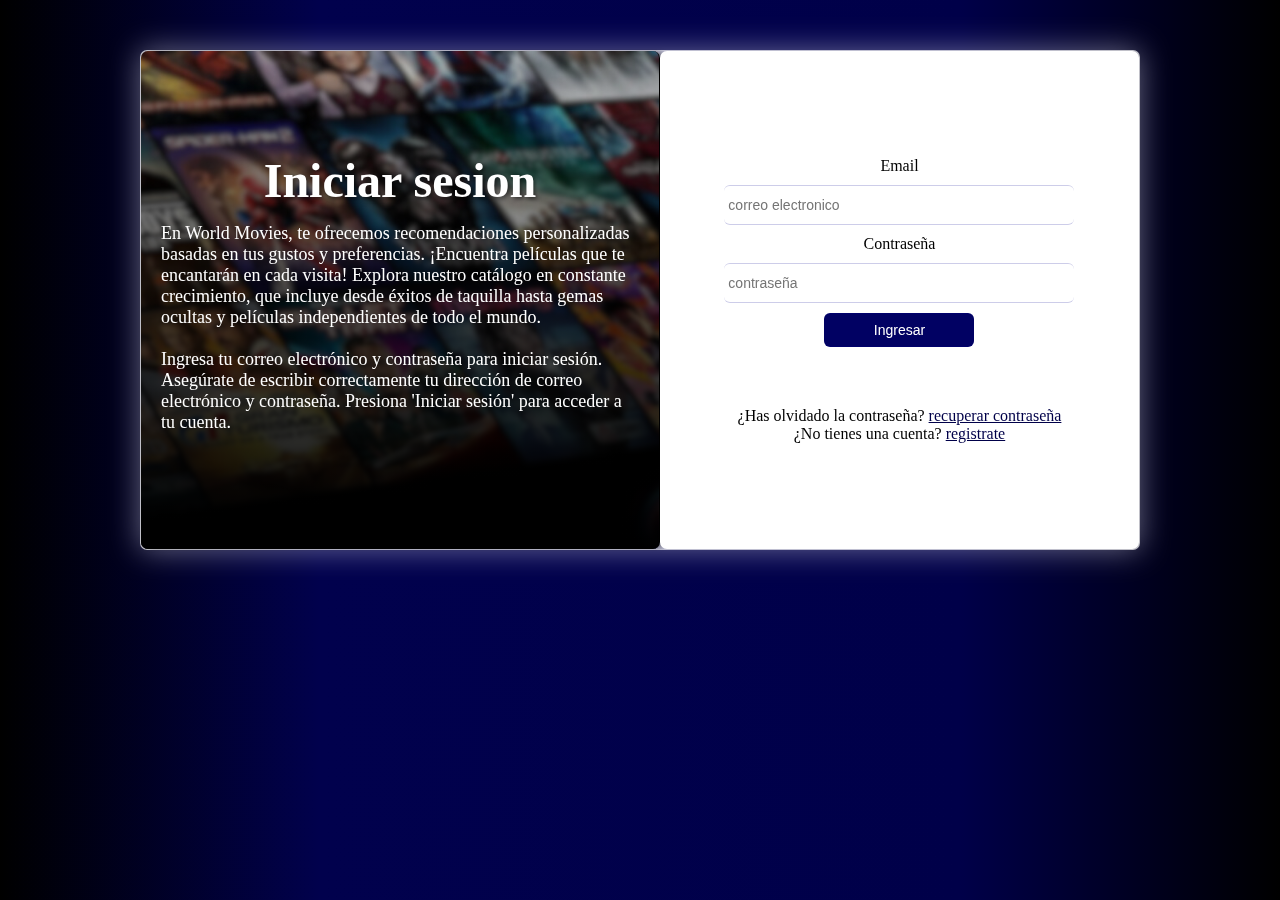
<file: pages/login.html>
<!DOCTYPE html>
<html lang="es">
<head>
    <meta charset="UTF-8">
    <meta name="viewport" content="width=device-width, initial-scale=1.0">
    <link rel="stylesheet" href="./login.css">
    <title>Iniciar sesion | WM</title>
    <link rel="shortcut icon" href="../assets/icon/wofm-favicon.svg" type="image/x-icon">
</head>
<body>
    <div class="globalBox" id="logInBox">
        
        <div class="imgDivBox box" id="imgDivBox" onmouseover="handleHover('imgDivBox')" onmouseout="handleMouseOut('imgDivBox')">
            <h2 class="titleForm">Iniciar sesion</h2>
            <div class="tips">
                <p class="mainP">
                    En World Movies, te ofrecemos recomendaciones personalizadas basadas en tus gustos y preferencias. ¡Encuentra películas que te encantarán en cada visita! Explora nuestro catálogo en constante crecimiento, que incluye desde éxitos de taquilla hasta gemas ocultas y películas independientes de todo el mundo.
                    <br>
                    <br>
                    Ingresa tu correo electrónico y contraseña para iniciar sesión. Asegúrate de escribir correctamente tu dirección de correo electrónico y contraseña. Presiona 'Iniciar sesión' para acceder a tu cuenta.
                </p>
            </div>
        </div>

        <div class="formBox box" id="formBox" onmouseover="handleHover('formBox')" onmouseout="handleMouseOut('formBox')">
            <form action="" class="logIn" id="login">
                <label for="email">Email</label>
                <input type="email" name="" id="email" placeholder=" correo electronico">
                
                <label for="password">Contraseña</label>
                <input type="password" name="" id="password" placeholder=" contraseña">
                
                <input type="submit" value="Ingresar"  class="submit">
                <p class="warnings" id="warnings"></p>
            </form>

            <p> ¿Has olvidado la contraseña? <a class="btnRegister" href="">recuperar contraseña</a><p>
                <p> ¿No tienes una cuenta? <a class="btnRegister" href="./register.html">registrate</a></p>
            </div>
    </div>


    <script src="../js/login.js"></script>
</body>
</html>
</file>
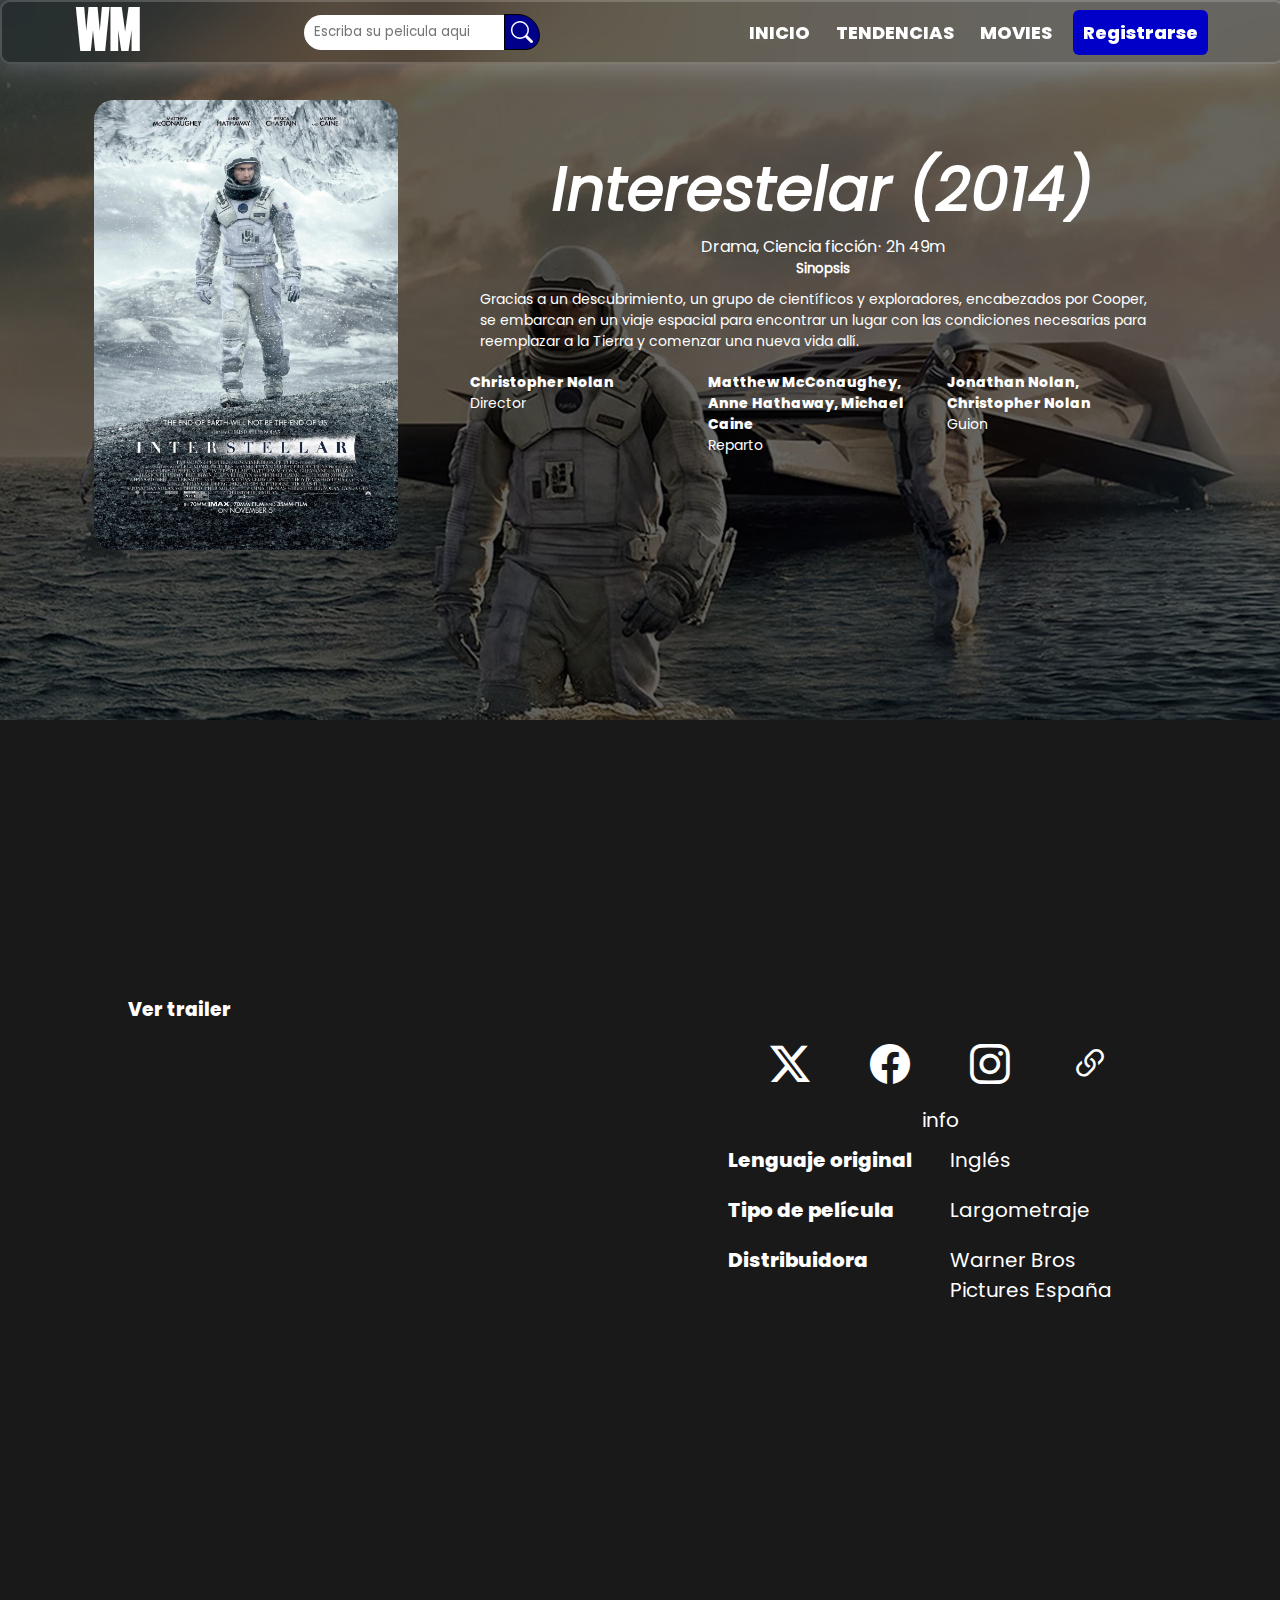
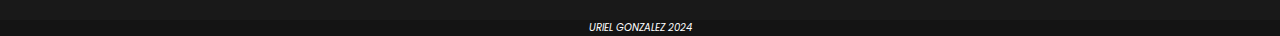
<file: pages/movie.html>
<!DOCTYPE html>
<html lang="es">
<head>
    <meta charset="UTF-8">
    <meta name="viewport" content="width=device-width, initial-scale=1.0">
    <link rel="stylesheet" href="./movie.css">
    <link rel="stylesheet" href="../style.css">
    <link rel="stylesheet" href="https://cdn.jsdelivr.net/npm/bootstrap-icons@1.11.3/font/bootstrap-icons.min.css">
    <title>Peliculas | WM</title>
    <link rel="shortcut icon" href="../assets/icon/wofm-favicon.svg" type="image/x-icon">
</head>
<body>
    
    <div class="fondoMovie">
    <header>
        <a href="../index.html">
            <span class="logoBox">
                WM
            </span>
        </a>

        <!-- aca va la searchBar-->
        <form action="" class="searchBar">
            <input class="bar" type="search" name="search" id="search" placeholder="  Escriba su pelicula aqui">
            <button class="btnSubm" type="submit">
                <i class="bi bi-search"></i>
            </button>
        </form>

        <nav class="navBar">
            
        <ul class="boxLink">

            <li>
                <a class="link" href="../index.html">Inicio</a>
            </li>

            <li>
                <a class="link" href="../index.html">Tendencias</a>
            </li>

            <li>
                <a class="link" href="../index.html">Movies</a>
            </li>

            <li>
                <a class="register" href="">Registrarse</a>
            </li>
            
        </ul>
        
    </nav>
</header>


        <section class="details">
            <div class="mostDetail">
                <img class="movieImg" src="../assets/poster-interestellar.webp" alt="Interestelar movie">
                <div class="infoBox">
                    <h1 class="movieTitle">Interestelar (2014)</h1>
                    <p>Drama, Ciencia ficción‧ 2h 49m</p>
                    <h5>Sinopsis</h5>
                    <div class="sinopsisScroll">
                        <p>Gracias a un descubrimiento, un grupo de científicos y exploradores, encabezados por Cooper, se embarcan en un viaje espacial para encontrar un lugar con las condiciones necesarias para reemplazar a la Tierra y comenzar una nueva vida allí.</p>
                    </div>
                    <div class="credits">
                        <article class="info">
                            <p> Christopher Nolan</p>
                            <span>Director</span>
                        </article>
                        <article class="info">
                            <p>Matthew McConaughey, Anne Hathaway, Michael Caine</p>
                            <span>Reparto</span>
                        </article>
                        <article class="info">
                            <p>Jonathan Nolan, Christopher Nolan</p>
                            <span>Guion</span>
                        </article>
                    </div>
                </div>

            </div>

        </section>
    </div>

    <div class="boxMovie">
        <section class="movie">  
            <h3 style="color: white;">Ver trailer</h3>
            <iframe width="550" height="315" src="https://www.youtube.com/embed/LYS2O1nl9iM?si=jDbdjItjyJlU5LLc" title="YouTube video player" frameborder="0" allow="accelerometer; autoplay; clipboard-write; encrypted-media; gyroscope; picture-in-picture; web-share" referrerpolicy="strict-origin-when-cross-origin" allowfullscreen></iframe>

        </section>

        <div class="movieData">
            <div class="icons">
                <a href=""><i class="bi bi-twitter-x"></i></a>
                <a href=""><i class="bi bi-facebook"></i></a>
                <a href=""><i class="bi bi-instagram"></i></a>
                <a href=""><i class="bi bi-link-45deg"></i></a>
            </div>
            <p style="color: white; font-size: 20px; text-align: center; margin: 10px 0;">info</p>

            <div class="moreInfo">
                <p>Lenguaje original</p>  <span>Inglés</span>
                <p>Tipo de película</p>  <span>Largometraje</span>
                <p>Distribuidora</p> <span>Warner Bros Pictures España</span>  
            </div>

        </div>
    </div>

    <footer>
        <p>Uriel Gonzalez 2024</p>
    </footer>
</body>
</html>
</file>
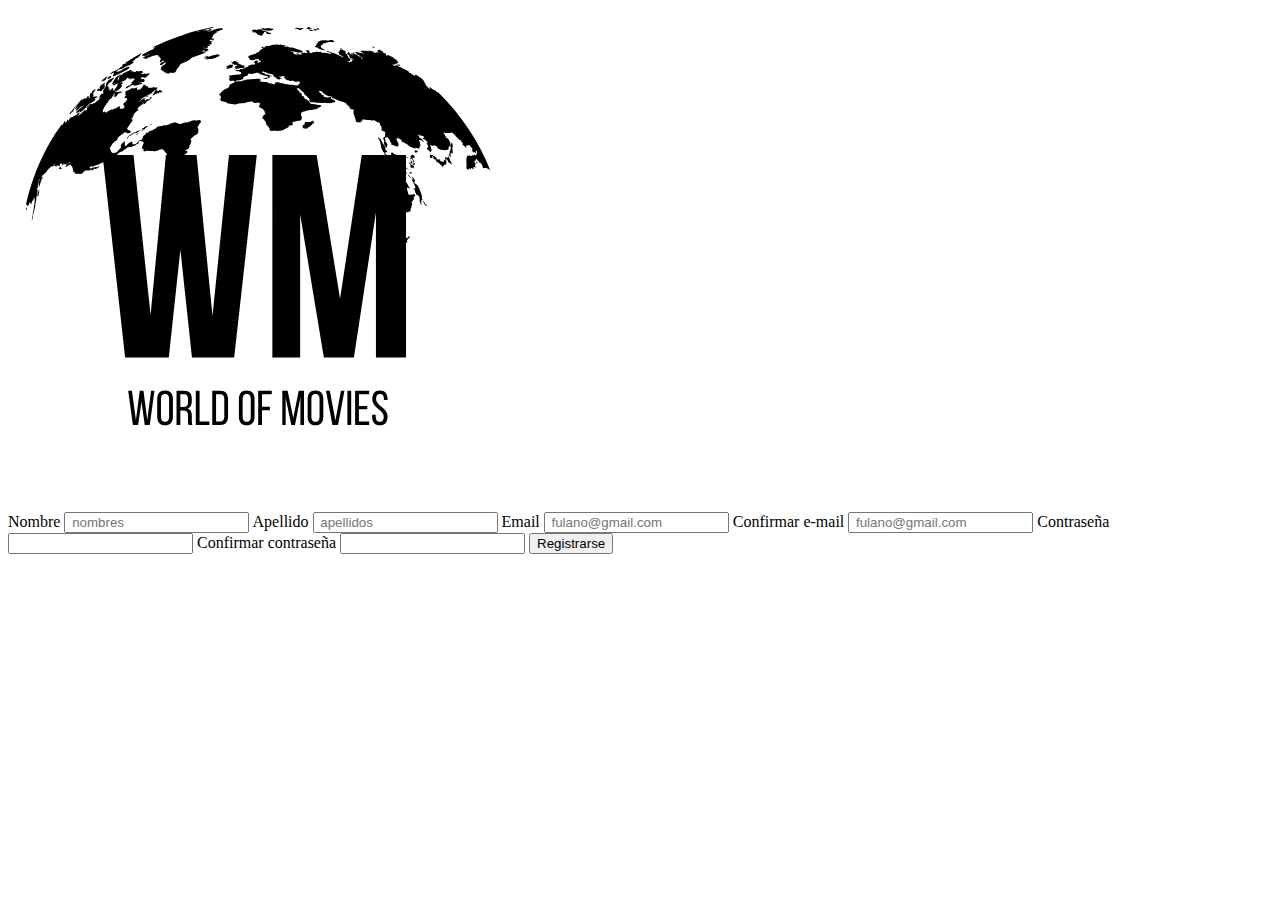
<file: pages/register.html>
<!DOCTYPE html>
<html lang="en">
<head>
    <meta charset="UTF-8">
    <meta name="viewport" content="width=device-width, initial-scale=1.0">
    <title>Document</title>
</head>
<body>

    <div class=" hidden" id="registerBox">
        <img class="imgRegister" src="../assets/icon/wofm-favicon.svg" alt="">
        <form action="" class="formRegisterBox">
            <label for="">Nombre</label>
            <input type="text" placeholder=" nombres">

            <label for="">Apellido</label>
            <input type="text" placeholder=" apellidos">

            <label for="">Email</label>
            <input type="email" name="" id="" placeholder=" fulano@gmail.com">

            <label for="">Confirmar e-mail</label>
            <input type="email" name="" id="" placeholder=" fulano@gmail.com">

            <label for="">Contraseña</label>
            <input type="password" name="" id="">

            <label for="">Confirmar contraseña</label>
            <input type="password" name="" id="">
            

            <input type="submit" value="Registrarse" class="submit">
        </form>
        <p class="warnings" id="warnings"></p>
    </div>
    
</body>
</html>
</file>
<file: pages/login.css>
* {
    margin: 0 auto;
    padding: 0;
    box-sizing: border-box;
}

body {
    background: linear-gradient(to right, #000000, #01014d 25%, #000049 75%, #000000);
}

.globalBox {
    display: flex;
    margin: 50px auto;
    border-radius: 7px;
    width: 1000px;
    backdrop-filter: blur(10px);
    background-color: rgba(255, 255, 255, 0.7);
    box-shadow: 0 0 30px rgba(227, 228, 237, 0.47);
    border: 1px solid rgba(255, 255, 255, 0.18);
    height: 500px;
}


.imgDivBox {
    display: flex;
    flex-direction: column;
    justify-content: center;
    margin: 0;
    border-radius: 7px;
    width: 520px;
    border-right: 1px solid;
    background: linear-gradient(
        to bottom,
        rgba(0, 0, 0, 0.2),
        rgba(0, 0, 0, 1)
        ), url(../assets/fondoPresentacion.jpg);
    background-position: center;
    background-size: cover;
    box-shadow: 5px 0 5px -2px rgba(0, 0, 0, 0.5);

}

.titleForm {
    color: white;
    font-size: 3em;
    text-shadow: 2px 2px 4px rgba(0, 0, 0, 0.5);
}

.tips {
    color: white;
    padding: 15px 20px;
}
.mainP {
    font-size: 18px;
}

.formBox {
    display: flex;
    align-items: center;
    justify-content: center;
    flex-direction: column;
    background-color: white;
    width: 480px;
    border-radius: 7px;

}


.logIn {
    display: flex;
    flex-direction: column;
    gap: 10px;
    height: 250px;
}


input {
    border-top: 1px solid rgba(5, 3, 143, 0.2);
    border-bottom: 1px solid rgba(5, 3, 143, 0.2);
    border-left: none;
    border-right: none; 
    font-size: 14px;
    height: 40px;
    width: 350px;
    border-radius: 6px;
    transition: 0.3s ease;
}

input:hover {
    box-shadow: 
    0 -5px 10px rgba(1, 26, 247, 0.4),
    0 5px 10px rgba(1, 26, 247, 0.4);  
}

.submit {
    background-color: #010163;
    color: white;
    height: 35px;
    width: 150px;
    transition: 0.4s ease;
    cursor: pointer;
}

.submit:hover {
    box-shadow: 0 0 20px  rgba(1, 26, 247, 0.6);
    background-color: #000049;
}

.btnRegister {
    color: #000049;
    cursor: pointer;
}

.btnRegister:active {
    color: purple;
}

.warnings {
    display: block;
    width: 200px;
    height: 50px;
    text-align: center;
    margin: auto;
    color: red;
}


.box {
    transition: filter 0.5s ease;
}

.blur {
    filter: blur(10px);
}
</file>
<file: pages/movie.css>
@font-face {
    font-family: PoppinsBold;
    src: url(../assets/fonts/Poppins/Poppins-ExtraBold.ttf);
}

@font-face {
    font-family: Poppins;
    src: url(../assets/fonts/Poppins/Poppins-Regular.ttf);
}

@font-face {
    font-family: Poppins italic;
    src: url(../assets/fonts/Poppins/Poppins-Italic.ttf);
}


 .info p, h3, .moreInfo p {
    font-family: PoppinsBold;
}

.fondoMovie {
    background: url(../assets/bannerMovie.jpg);
    background-repeat: no-repeat;
    background-size: cover;
    background-position: center;

}

.details {
    height: 80vh;
    width: 100%;
    background-color: rgba(0, 0, 0, 0.6);

}

.mostDetail {
    color: white;
    display: flex;
    justify-content: center;
    align-items: center;
    gap: 2rem;
    width: 90%;
    margin: 0 5%;
    padding-top: 50px;

}

h1 {
    font-family: Poppins italic;
    font-size: 60px;
}

.movieImg {
    margin-top: 50px;
    margin-left: 30px;
    height: 450px;
    border-radius: 20px;
}

.infoBox {
    height: 100%;
    display: flex;
    flex-direction: column;
    align-items: center;
    text-align:left;
    margin: 0 40px;
}

.sinopsisScroll {
    font-size: 14px;
    padding: 10px;
}

.credits {
    font-size: 14px;
    margin-top: 10px;
    display: grid;
    grid-template-columns: repeat(3, 1fr) ;
    gap: 10px;
}

.boxMovie {
    background-color: rgba(0, 0, 0, 0.9);
    height: 100vh;
    display: flex;
    align-items: center;
    padding: 0 10%;
    gap: 50px;
}

.movieData .icons {
    display: flex;
    gap: 60px;
    font-size: 40px;
    align-items: center;
    justify-content: center;
}

.icons a {
    color: white;
}

.boxMovie .movieData .moreInfo {
    color: white;
    font-size: 20px;
    display: grid;
    grid-template-columns: repeat(2, 1fr);
    gap: 20px;
}

.moreInfo p {
    font-weight: bold;
}


@media (max-width: 1050px) {
    .details {
        height: 100%;
    }
    .movieImg {
        height: 350px;
    }

    h1 {
        font-size: 50px;
    }

    iframe {
        width: 400px;
    }
    .boxMovie {
        padding: 0 20px;
    }
    .movieData {
        width: 100%;
    }

}



@media (max-width: 810px) {
    .mostDetail {
        flex-direction: column;
        gap: 10px;
        flex-wrap: wrap;
        margin: 0 5%;
        font-size: 16px;
        padding-bottom: 10px;
    }

    .movieTitle {
        font-size: 40px;
    }
    
    .boxMovie {
        padding-top: 50px;
        flex-direction: column;
        height: 150vh;
        padding: 0;

        padding: 0 10%;
    }

    iframe {
        width: 450px;
    }

    .movie{
        padding-top: 20px;
    }
    .moreInfo {
        margin: 0 20px;
    }
}




@media (max-width: 500px) {



    .mostDetail .movieImg{
        height: 300px;
        margin: 50px 10%;
    }

    .movieTitle {
        font-size: 30px;
    }

    .credits {
        grid-template-columns: repeat(1, 1fr);
        font-size: 16px;
    }

    iframe {
        width: 420px;
    }
    
}
</file>
<file: style.css>
* {
    margin: 0;
    font-family: Poppins;
}

@font-face {
    font-family: PoppinsBold;
    src: url(./assets/fonts/Poppins/Poppins-ExtraBold.ttf);
}

@font-face {
    font-family: Poppins;
    src: url(./assets/fonts/Poppins/Poppins-Regular.ttf);
}

@font-face {
    font-family: Poppins italic;
    src: url(./assets/fonts/Poppins/Poppins-Italic.ttf);
}

@font-face {
    font-family: Bebas_neue;
    src: url(./assets/fonts/Bebas_Neue/BebasNeue-Regular.ttf);
}

body::-webkit-scrollbar{
    width: 7px;
    background-color: rgb(20, 20, 20);
}
body::-webkit-scrollbar-thumb {
    background: rgb(54, 52, 52);
    border-radius: 20px;
}

.background {
    position: relative;
    background: linear-gradient(
        to bottom,
        rgba(0, 0, 0, 0.2),
        rgba(0, 0, 0, 1)
        ), url(./assets/fondoPresentacion.jpg);
    background-position: center;
    background-size: cover;
    background-repeat: no-repeat;
}


header {
    display: flex;
    position: fixed;
    top: 0;
    align-items: center;
    gap: 1rem;
    height: 60px;
    width: 100%;
    justify-content: space-around;
    z-index: 1;

    backdrop-filter: blur(30px);
    box-shadow: 0 0 30px rgba(227, 228, 237, 0.37);
    border: 2px solid rgba(255, 255, 255, 0.18);
    border-radius: 10px;
}

.afterHeader {
    border-bottom: 1px solid black;
}

.logoBox {
    display: inline-flex;
    align-items: center;
    font-size: 60px;
    font-family: Bebas_neue;
    font-weight: bold;
    mix-blend-mode: difference;
    color: #fff;
}



.searchBar {
    display: flex;
    align-items: center;
}

.bar {
    display: inline-block;
    height: 35px;
    width: 200px;
    border-top-left-radius: 50px;
    border-bottom-left-radius: 50px;
    border: none;
}

.btnSubm {
    width: 36px;
    height: 36px;
    border-top-right-radius: 40px;
    border-bottom-right-radius: 25px;
    background-color: darkblue;
    border: 0.5px solid;
    cursor: pointer;
    color: black;
    transition: 0.3s ease;
}

.btnSubm:hover {
    background-color: rgba(0, 0, 139, 0.753);
}

.btnSubm i{
    font-size: 22px;
    color: white;
}


.boxLink {
    display: flex;
    gap: 1rem;
}

.boxLink li {
    list-style: none;
}

.link {
    font-size: 18px;
    padding: 5px;
    font-weight: bold;
    color: white;
    text-decoration: none;
    font-family: PoppinsBold;
    transition: 0.3s ease;
    text-transform: uppercase;
}

.link:hover {
    color: rgba(255, 255, 255, 0.781);
}

.register {
    font-family: PoppinsBold;
    text-decoration: none;
    color: white;
    font-size: 18px;
    padding: 10px;
    border-radius: 6px;
    background-color: rgba(0, 0, 200, 1);
    transition: ease 0.3s;

}

.register:hover{
    background-color: rgb(2, 2, 138);
}

.bannerContent {
    height: 100vh;
    max-height: 100%;
    display: flex;
    justify-content: center;
}

.boxContent {
    display: flex;
    flex-direction: column;
    align-items: center;
    justify-content: center;
    width: 100%;
    max-width: 840px;
    margin: 10px 10px;
    color: white;
    gap: 1rem;
}



.boxContent h1 {
    font-size: 60px;
    text-align: center;
    font-family: Poppins italic;

}

.boxContent p{
    font-size: 25px;
    font-family: poppins;
}


.btnRegister {
    background-color: rgba(0, 0, 200, 1);
    text-decoration: none;
    color: white;
    font-size: 20px;
    padding: 10px 15px;
    border-radius: 10px;
    transition: ease 0.3s;
    margin-top: 30px;
    font-family: PoppinsBold;
}

.btnRegister:hover {
    background-color: rgb(2, 2, 138);
}



.mainContent {
    background-color: rgba(0, 0, 0, 0.9);
    background-position: center;
    height: 100%;
}


.trends {
    padding-top: 20px;
    display: flex;
    flex-direction: column;
    align-items: center;
    gap: 2rem;
    color: white;
}

.carouselTrends {
    display: flex;
    margin: 0 10%;
    width: 80%;
    overflow: auto;
    gap: 1rem;
    border-radius: 10px;
}

.carouselTrends::-webkit-scrollbar{
    height: 7px;
}
.carouselTrends::-webkit-scrollbar-thumb {
    background-color: rgba(0, 0, 0, 0.74);
}

.moviePoster {
    height: 300px;
    border-radius: 10px;
    transition: 0.3s;
    opacity: 0.7;
}

.moviePoster:hover {
    opacity: 1;
}

.moviesTitle {
    padding-top: 20px;
font-size: 40px;
text-align: center;
color: white;
}

.movies {
    padding: 5% 10%;
    display: grid;
    grid-template-columns: repeat(auto-fill, minmax(200px, 1fr)); /* Columnas automáticas, mínimo 250px, máximo 1fr */
    grid-gap: 20px; 
    place-items: center;
}

a {
    color: white;
    text-decoration: none;
    text-align: center;
}


footer {
    background-color: rgb(20, 20, 20);
    color: white;
    text-align: center;
}

footer p {
    text-transform: uppercase;
    font-family: Poppins italic;
    font-size: 10px;
}



@media (max-width: 810px) {
    .navBar, .searchBar, .btnSubm {
        display: none;
    }

    .bar {
        display: none;
    }
}
@media (max-width: 500px) {


}
</file>
